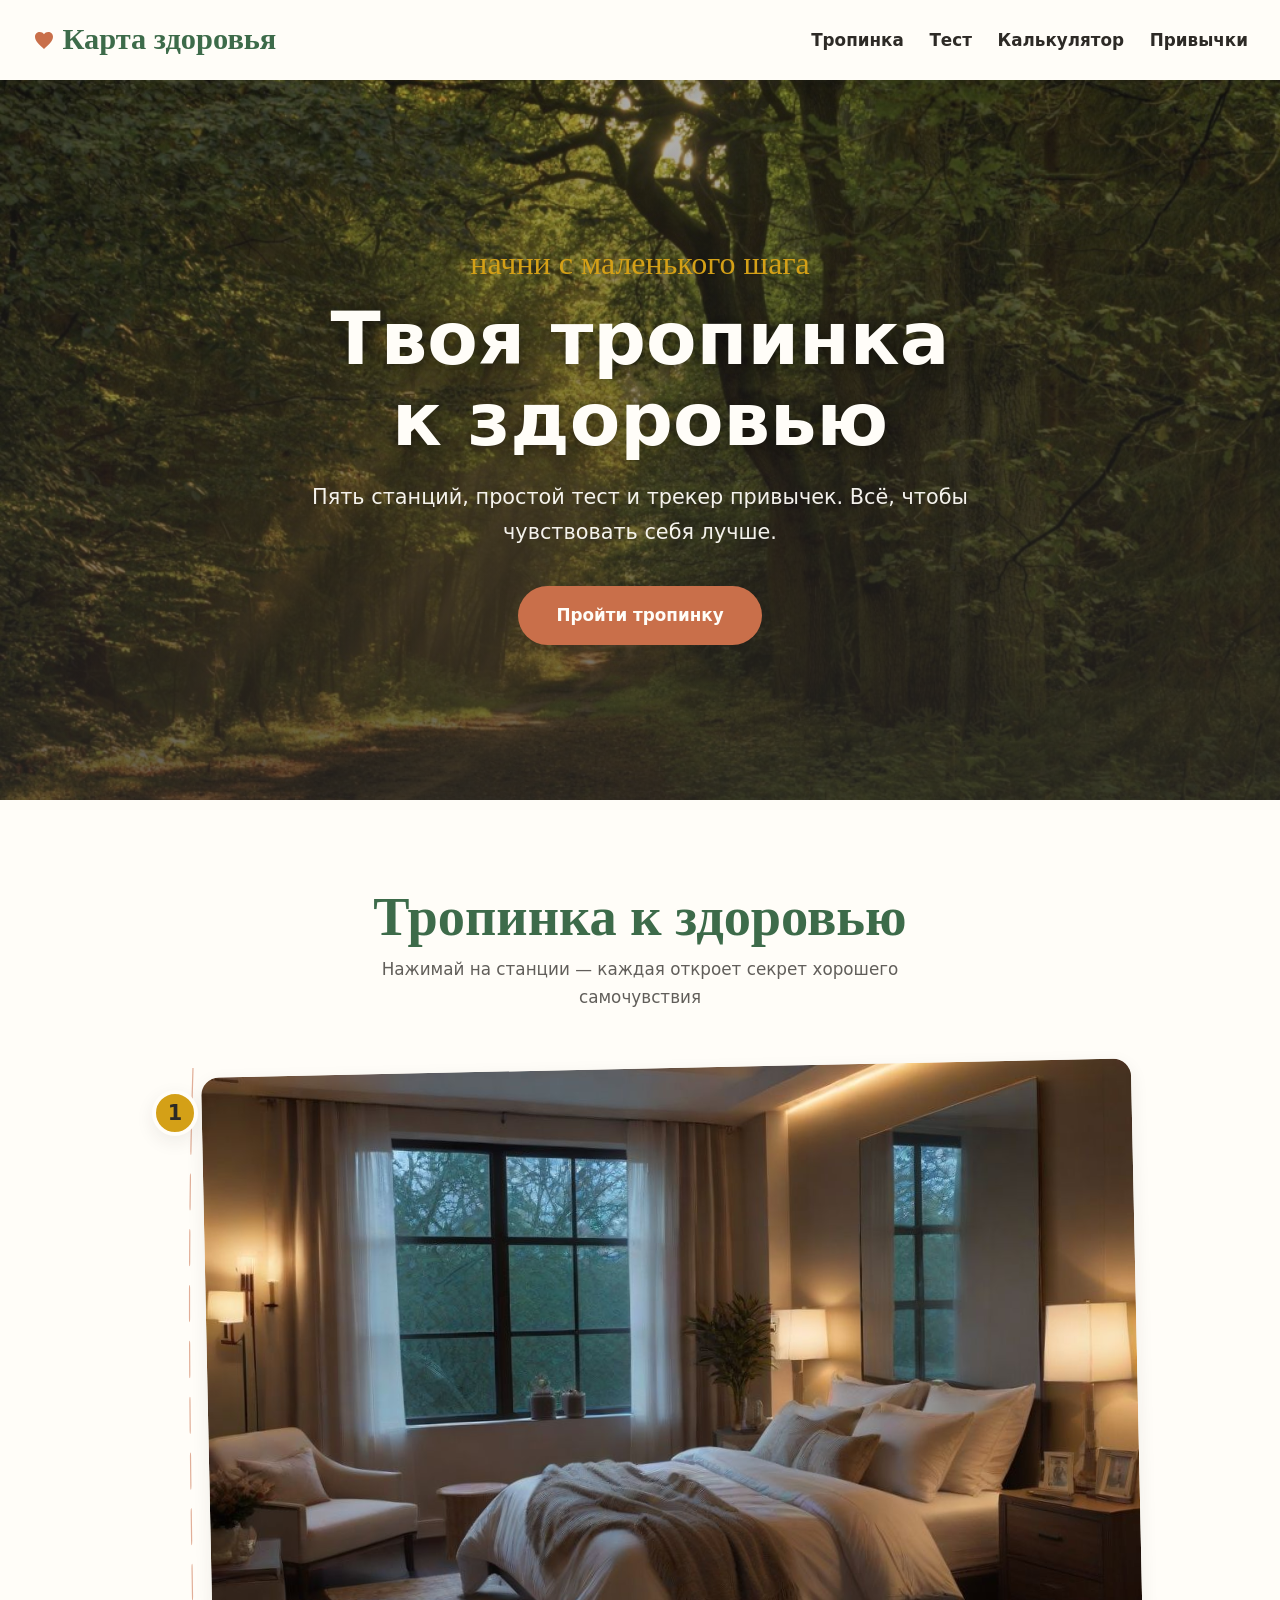
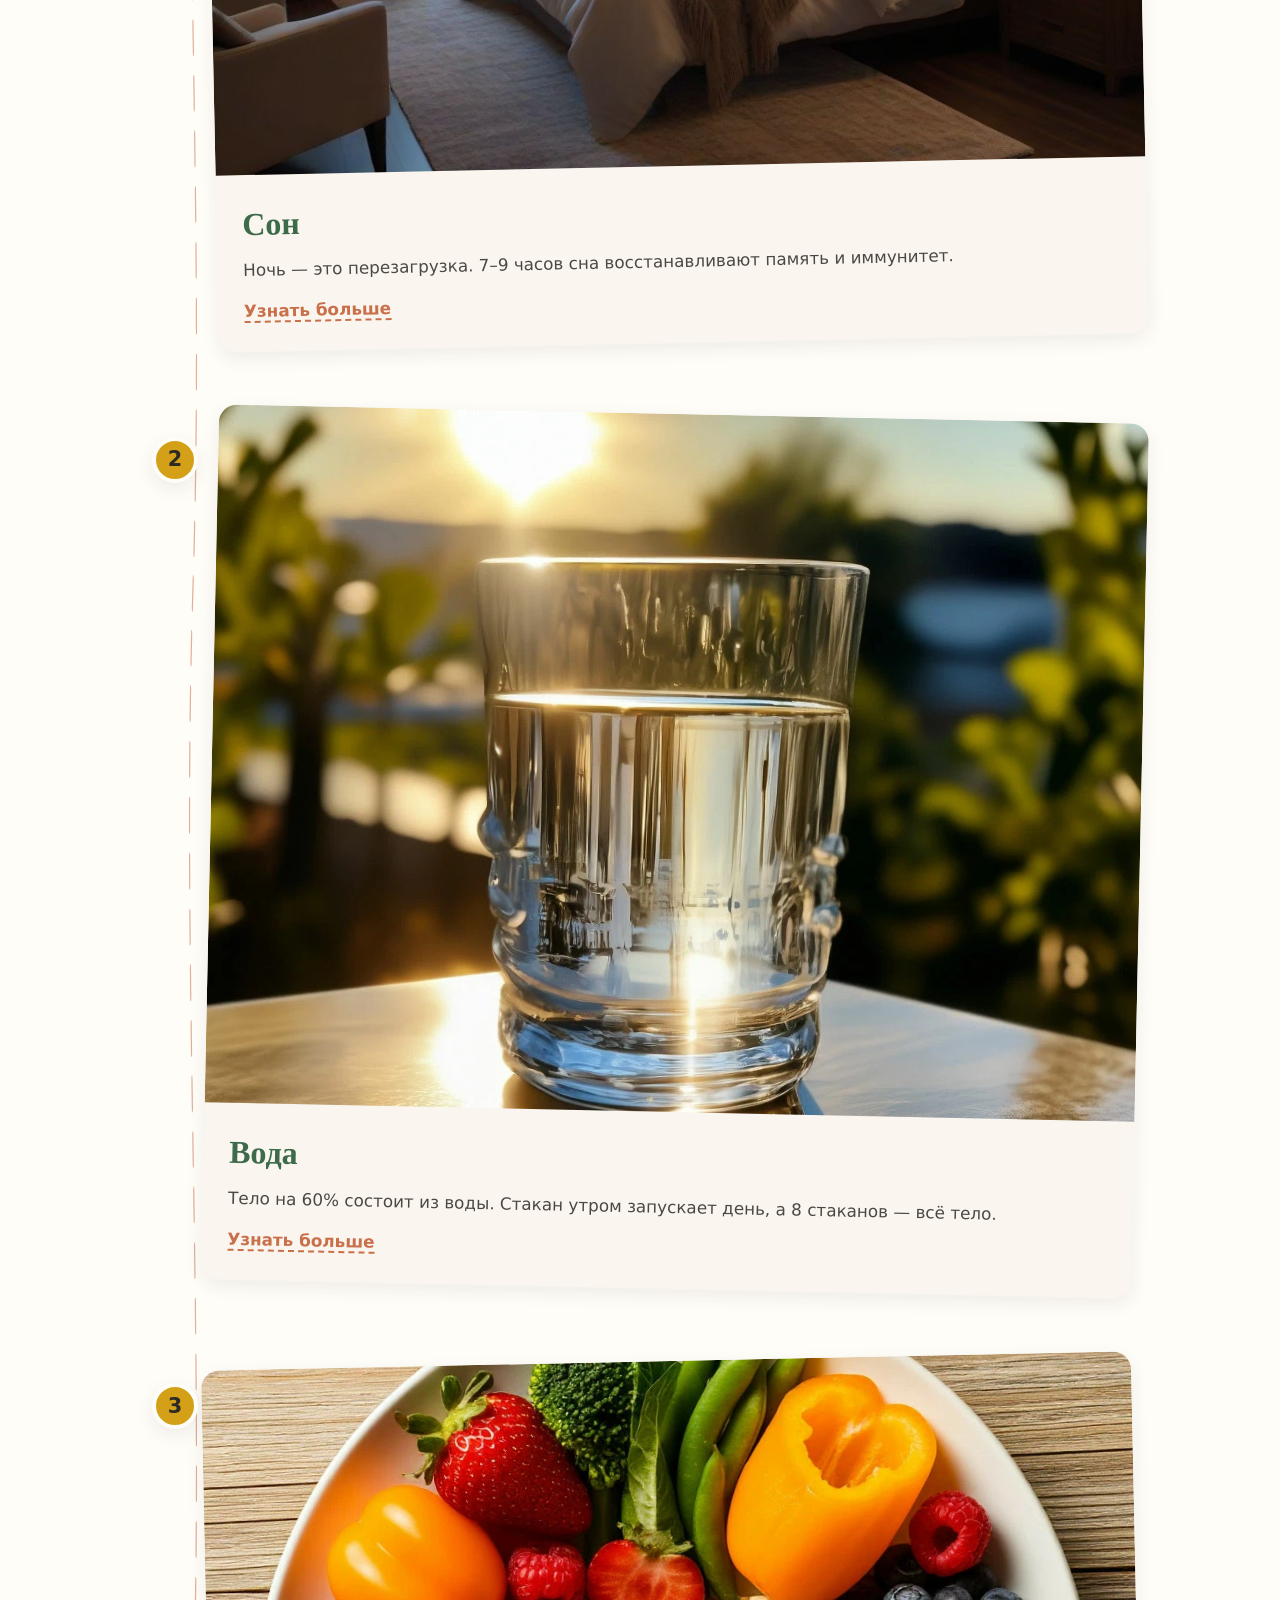
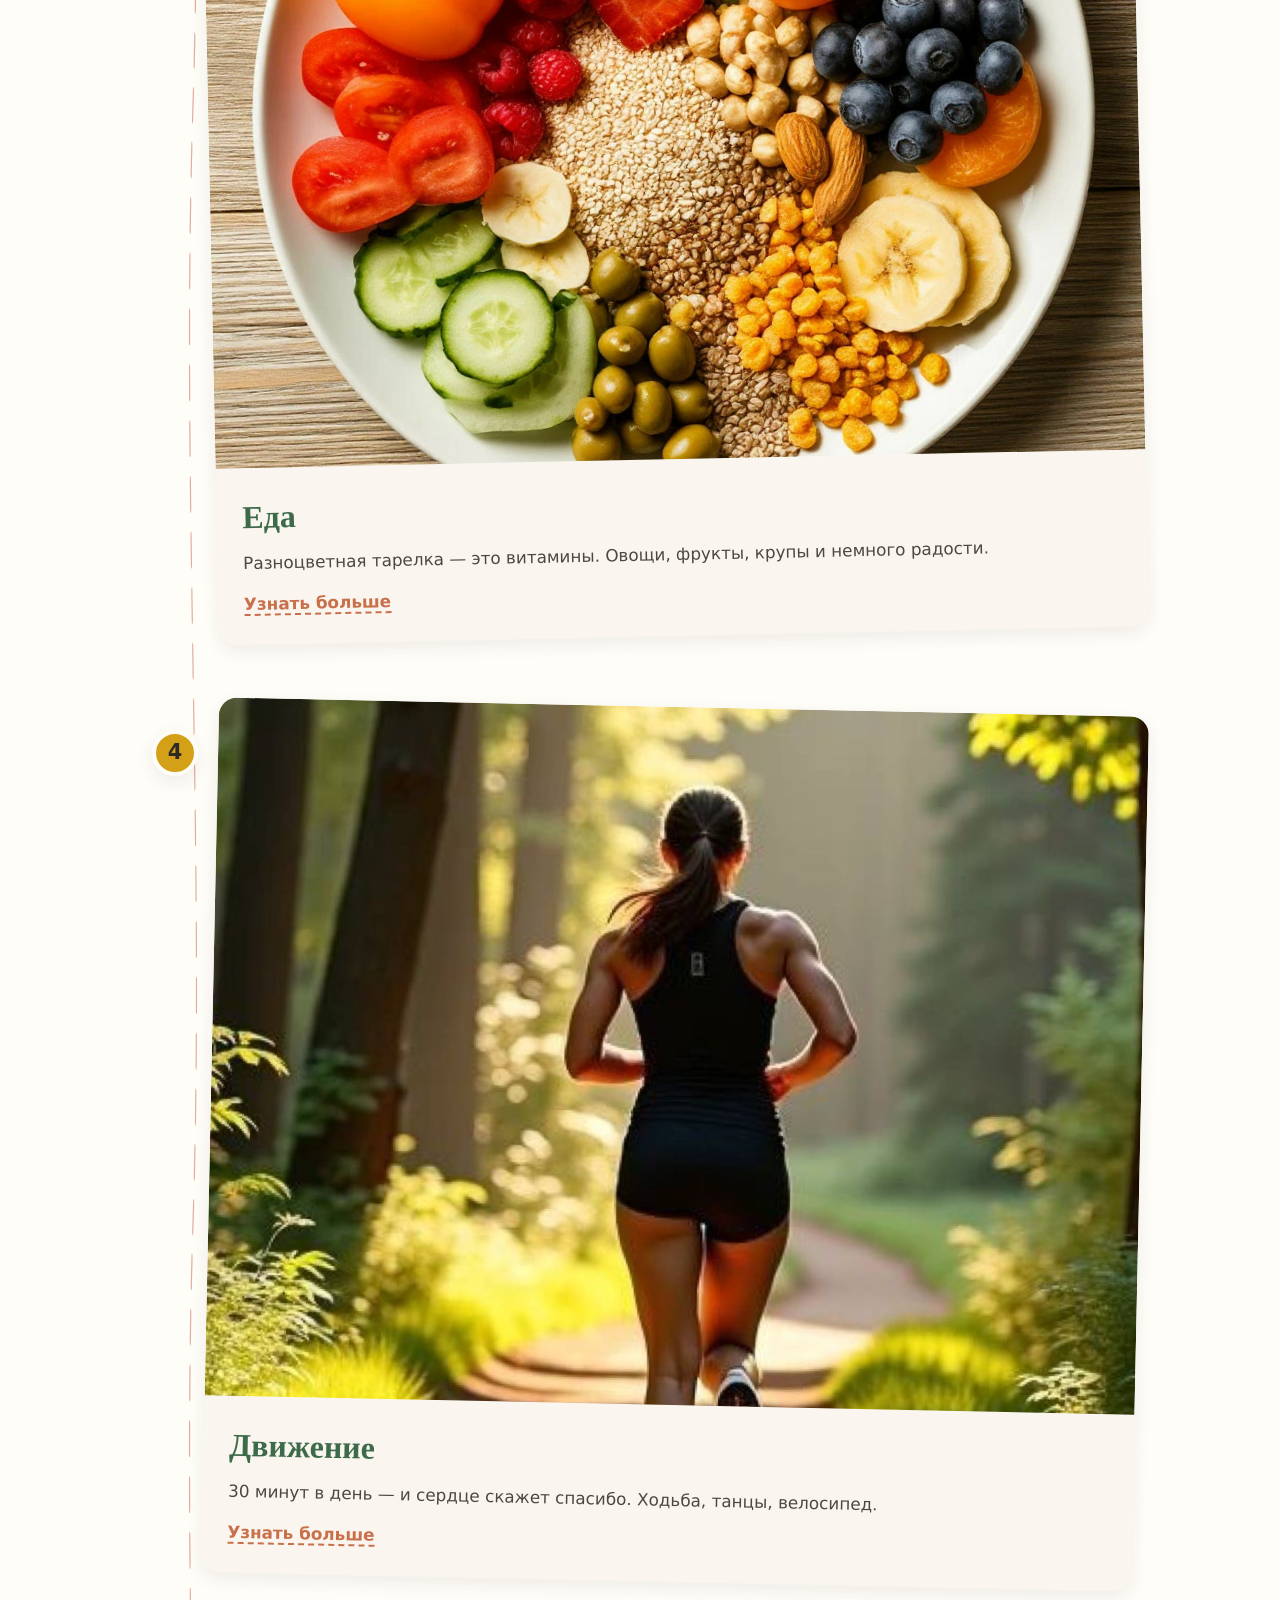
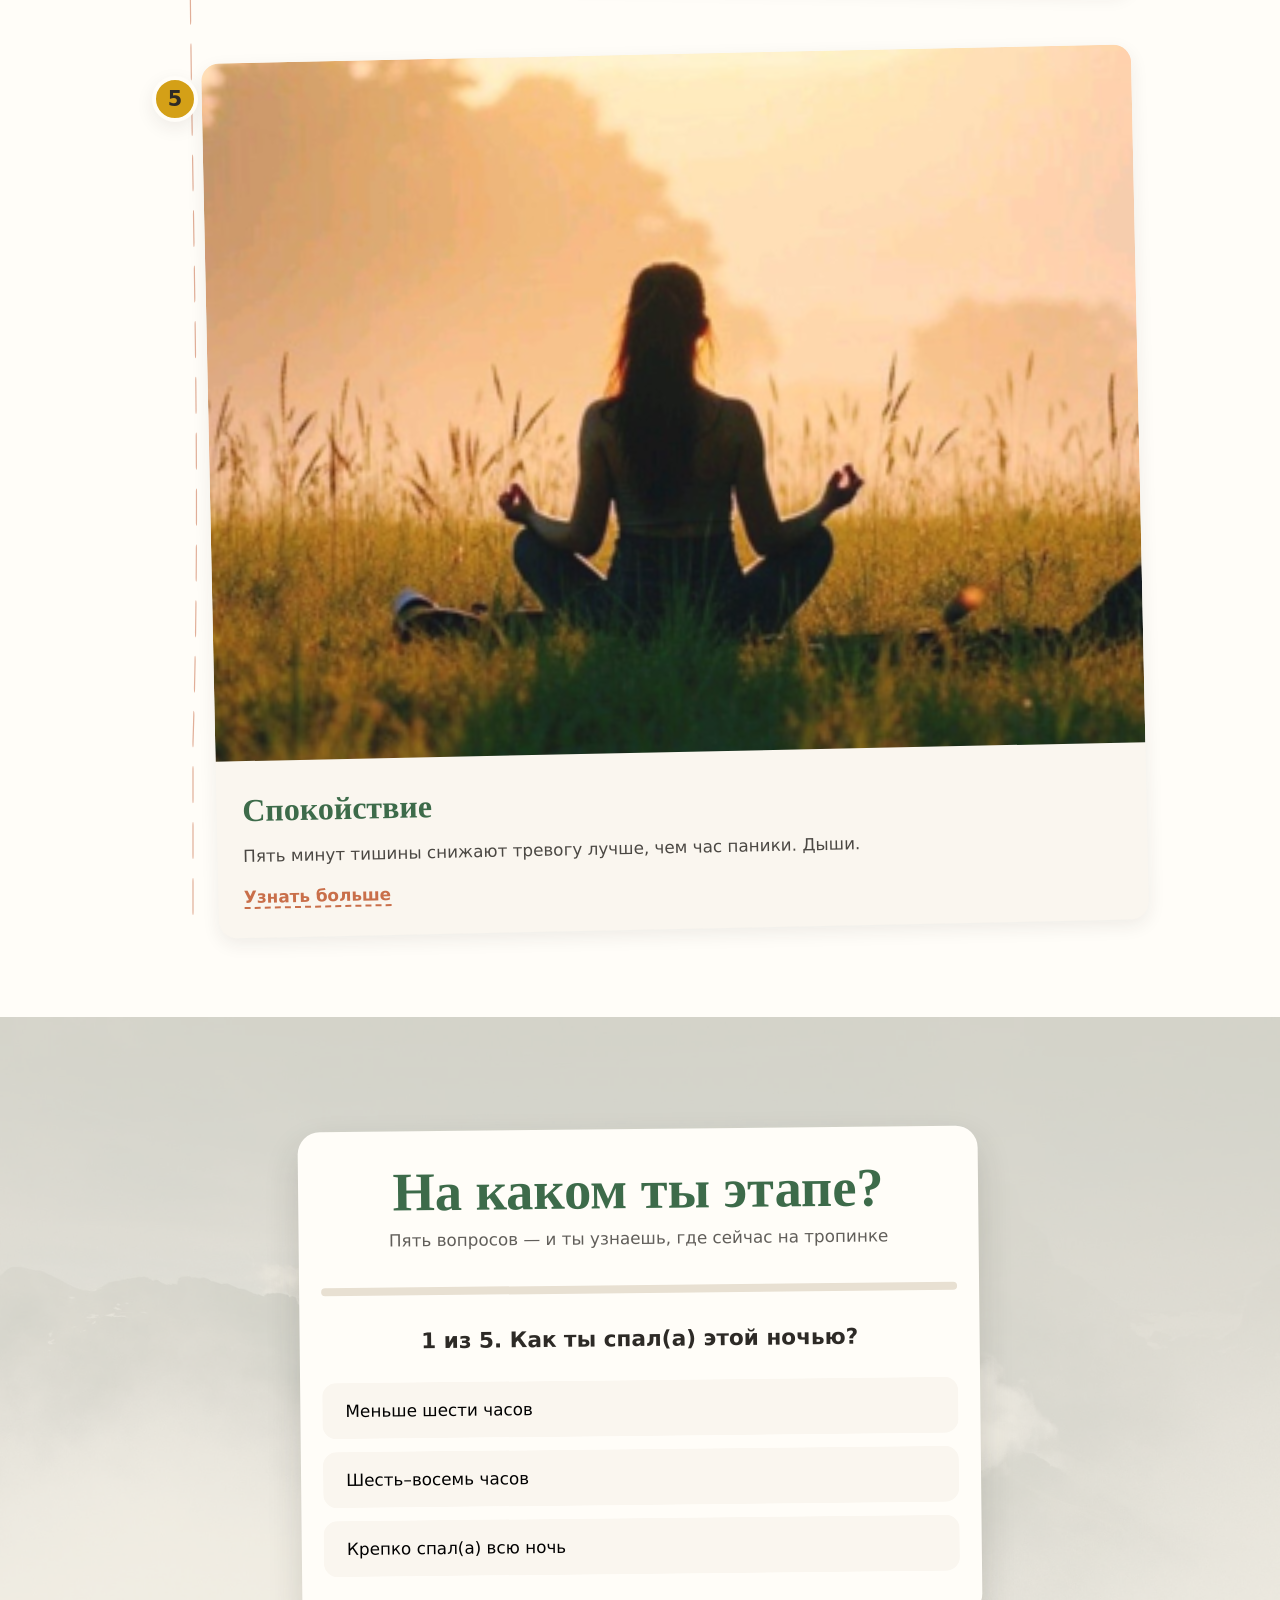
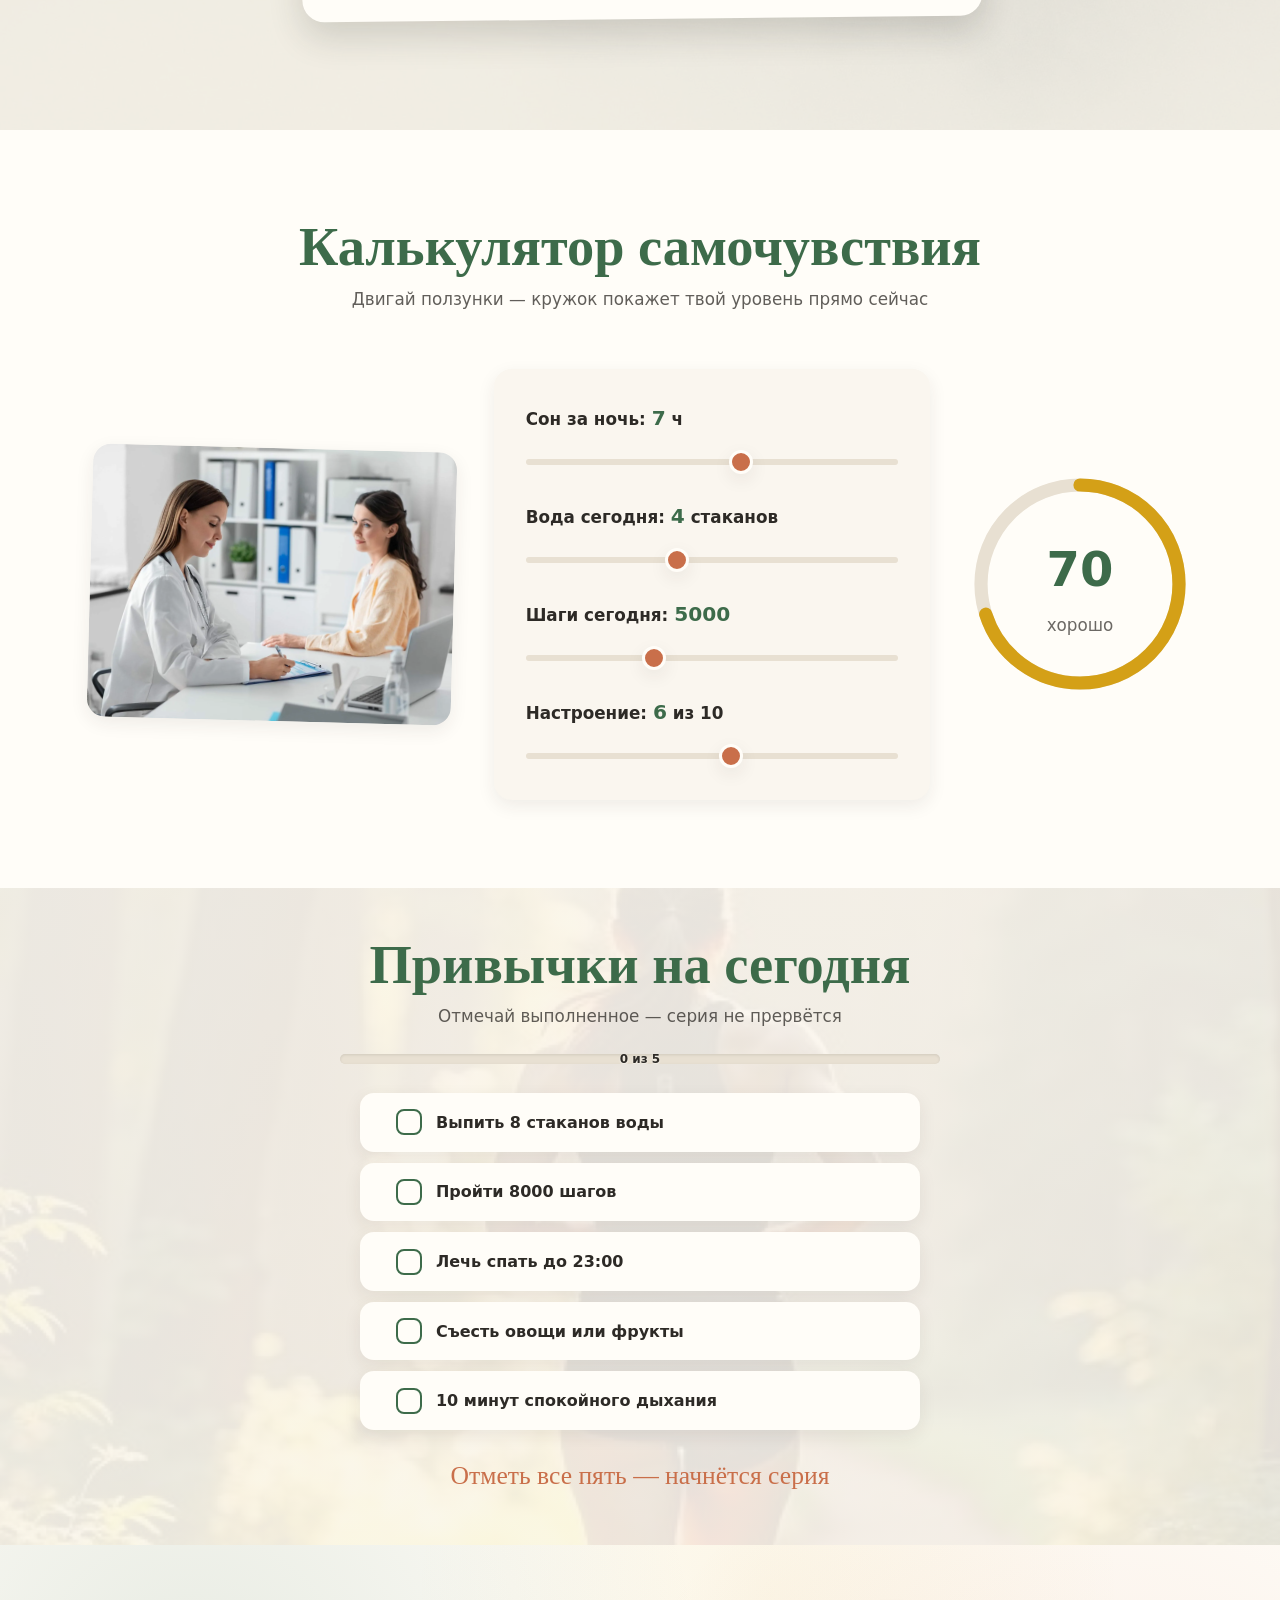
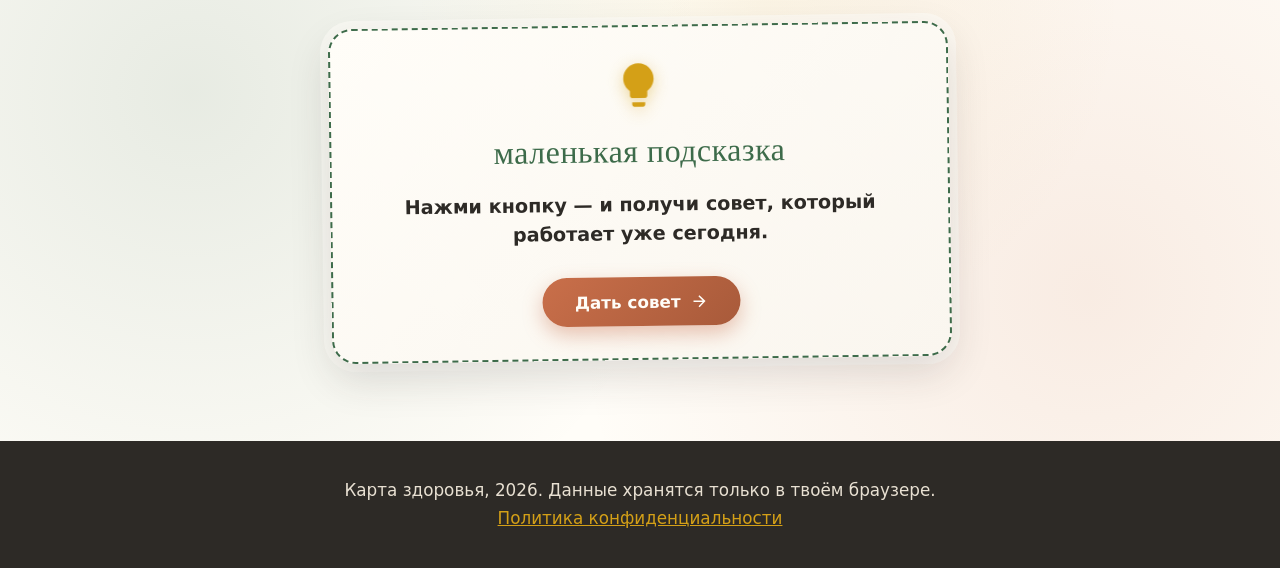
<file: index.html>
<!DOCTYPE html>
<html lang="ru">

<head>
    <meta charset="UTF-8">
    <meta name="viewport" content="width=device-width, initial-scale=1.0">
    <meta name="description" content="Карта здоровья — интерактивный путь к здоровому образу жизни для всей семьи.">
    <meta http-equiv="Content-Security-Policy"
        content="default-src 'self'; style-src 'self' 'unsafe-inline' https://fonts.googleapis.com; font-src https://fonts.gstatic.com; script-src 'self'; img-src 'self' https://images.unsplash.com data:;">
    <meta http-equiv="X-Content-Type-Options" content="nosniff">
    <meta http-equiv="X-Frame-Options" content="DENY">
    <meta http-equiv="Referrer-Policy" content="strict-origin-when-cross-origin">
    <meta http-equiv="Permissions-Policy" content="camera=(), microphone=(), geolocation=(), payment=(), usb=()">

    <title>Карта здоровья — тропинка к балансу</title>
    <link rel="preconnect" href="https://fonts.googleapis.com">
    <link rel="preconnect" href="https://fonts.gstatic.com" crossorigin>
    <link rel="preload" as="image" href="forest.webp">
    <link
        href="https://fonts.googleapis.com/css2?family=Caveat:wght@500;700&family=Nunito:wght@400;600;800&display=swap"
        rel="stylesheet">
    <link rel="stylesheet" href="style.css">
</head>

<body>
    <header class="header">
        <nav class="nav" aria-label="Главная навигация">
            <a href="#hero" class="logo">
                <svg class="logo__mark" viewBox="0 0 24 24" aria-hidden="true">
                    <path
                        d="M12 21C7 16.5 3 13 3 8.8 3 6 5.2 4 7.8 4c1.7 0 3.2.9 4.2 2.3C13 4.9 14.5 4 16.2 4 18.8 4 21 6 21 8.8c0 4.2-4 7.7-9 12.2z"
                        fill="currentColor" />
                </svg>
                Карта здоровья
            </a>
            <ul class="nav__list">
                <li><a href="#path">Тропинка</a></li>
                <li><a href="#test">Тест</a></li>
                <li><a href="#calculator">Калькулятор</a></li>
                <li><a href="#tracker">Привычки</a></li>
            </ul>
        </nav>
    </header>

    <main>
        <section id="hero" class="hero">
            <div class="hero__photo">
                <img src="forest.webp" alt="Солнечная лесная тропа" class="hero__img" fetchpriority="high"
                    decoding="async" width="1920" height="1080">
            </div>
            <div class="hero__content">
                <p class="hero__handwritten">начни с маленького шага</p>
                <h1>Твоя тропинка<br>к здоровью</h1>
                <p class="hero__lead">Пять станций, простой тест и трекер привычек. Всё, чтобы чувствовать себя лучше.
                </p>
                <a href="#path" class="btn btn--primary">Пройти тропинку</a>
            </div>
        </section>

        <section id="path" class="path-section">
            <h2 class="section-title">Тропинка к здоровью</h2>
            <p class="section-subtitle">Нажимай на станции — каждая откроет секрет хорошего самочувствия</p>
            <div class="trail">
                <svg class="trail__line" viewBox="0 0 100 1000" preserveAspectRatio="none" aria-hidden="true">
                    <path class="trail__path"
                        d="M50 0 C30 80 70 160 50 240 C30 320 70 400 50 480 C30 560 70 640 50 720 C30 800 70 880 50 960 L50 1000"
                        fill="none" stroke="currentColor" stroke-width="2" stroke-dasharray="6 6"
                        stroke-linecap="round" />
                </svg>

                <article class="stop stop--left" data-stop="sleep">
                    <div class="stop__marker">1</div>
                    <div class="stop__card">
                        <img src="bedroom.webp" alt="Уютная спальня" loading="lazy" decoding="async" width="800"
                            height="600">
                        <div class="stop__body">
                            <h3>Сон</h3>
                            <p>Ночь — это перезагрузка. 7–9 часов сна восстанавливают память и иммунитет.</p>
                            <span class="stop__hint">Узнать больше</span>
                        </div>
                    </div>
                </article>

                <article class="stop stop--right" data-stop="water">
                    <div class="stop__marker">2</div>
                    <div class="stop__card">
                        <img src="water.webp" alt="Стакан чистой воды" loading="lazy" decoding="async" width="800"
                            height="600">
                        <div class="stop__body">
                            <h3>Вода</h3>
                            <p>Тело на 60% состоит из воды. Стакан утром запускает день, а 8 стаканов — всё тело.</p>
                            <span class="stop__hint">Узнать больше</span>
                        </div>
                    </div>
                </article>

                <article class="stop stop--left" data-stop="food">
                    <div class="stop__marker">3</div>
                    <div class="stop__card">
                        <img src="food.webp" alt="Яркая тарелка с овощами" loading="lazy" decoding="async"
                            width="800" height="600">
                        <div class="stop__body">
                            <h3>Еда</h3>
                            <p>Разноцветная тарелка — это витамины. Овощи, фрукты, крупы и немного радости.</p>
                            <span class="stop__hint">Узнать больше</span>
                        </div>
                    </div>
                </article>

                <article class="stop stop--right" data-stop="move">
                    <div class="stop__marker">4</div>
                    <div class="stop__card">
                        <img src="running.webp" alt="Девушка бежит по парку" loading="lazy" decoding="async"
                            width="800" height="600">
                        <div class="stop__body">
                            <h3>Движение</h3>
                            <p>30 минут в день — и сердце скажет спасибо. Ходьба, танцы, велосипед.</p>
                            <span class="stop__hint">Узнать больше</span>
                        </div>
                    </div>
                </article>

                <article class="stop stop--left" data-stop="mind">
                    <div class="stop__marker">5</div>
                    <div class="stop__card">
                        <img src="meditation.webp" alt="Спокойная медитация на природе" loading="lazy"
                            decoding="async" width="800" height="600">
                        <div class="stop__body">
                            <h3>Спокойствие</h3>
                            <p>Пять минут тишины снижают тревогу лучше, чем час паники. Дыши.</p>
                            <span class="stop__hint">Узнать больше</span>
                        </div>
                    </div>
                </article>
            </div>
        </section>

        <section id="test" class="test-section">
            <div class="test-section__bg">
                <img src="mountain.webp" alt="Горная вершина в тумане" loading="lazy" decoding="async" width="1920"
                    height="1080">
            </div>
            <div class="test-card">
                <h2 class="section-title">На каком ты этапе?</h2>
                <p class="section-subtitle">Пять вопросов — и ты узнаешь, где сейчас на тропинке</p>
                <div class="quiz" id="quiz">
                    <div class="quiz__progress">
                        <div class="quiz__bar" id="quiz-bar"></div>
                    </div>
                    <div class="quiz__screen" id="quiz-screen"></div>
                    <div class="quiz__result" id="quiz-result" hidden></div>
                </div>
            </div>
        </section>

        <section id="calculator" class="calc-section">
            <h2 class="section-title">Калькулятор самочувствия</h2>
            <p class="section-subtitle">Двигай ползунки — кружок покажет твой уровень прямо сейчас</p>
            <div class="calc-layout">
                <div class="calc-photo">
                    <img src="consultation.webp" alt="Показатели здоровья" loading="lazy" decoding="async"
                        width="800" height="600">
                </div>
                <div class="calc-sliders">
                    <div class="slider-group">
                        <label for="sleep-range">Сон за ночь: <b id="sleep-val">7</b> ч</label>
                        <input type="range" id="sleep-range" min="0" max="12" value="7" step="0.5">
                    </div>
                    <div class="slider-group">
                        <label for="water-range">Вода сегодня: <b id="water-val">4</b> стаканов</label>
                        <input type="range" id="water-range" min="0" max="10" value="4">
                    </div>
                    <div class="slider-group">
                        <label for="steps-range">Шаги сегодня: <b id="steps-val">5000</b></label>
                        <input type="range" id="steps-range" min="0" max="15000" value="5000" step="500">
                    </div>
                    <div class="slider-group">
                        <label for="mood-range">Настроение: <b id="mood-val">6</b> из 10</label>
                        <input type="range" id="mood-range" min="1" max="10" value="6">
                    </div>
                </div>
                <div class="calc-dial" id="calc-dial">
                    <svg viewBox="0 0 200 200" aria-hidden="true">
                        <circle cx="100" cy="100" r="90" fill="none" stroke="#e8e0d2" stroke-width="12" />
                        <circle id="dial-arc" cx="100" cy="100" r="90" fill="none" stroke="#3d6b4a" stroke-width="12"
                            stroke-linecap="round" stroke-dasharray="565" stroke-dashoffset="282"
                            transform="rotate(-90 100 100)" />
                    </svg>
                    <div class="calc-dial__center">
                        <span id="dial-score">50</span>
                        <small id="dial-label">средне</small>
                    </div>
                </div>
            </div>
        </section>

        <section id="tracker" class="tracker-section">
            <div class="tracker-section__bg">
                <img src="running.webp" alt="Активность на природе" loading="lazy" decoding="async" width="1920"
                    height="1080">
            </div>
            <div class="tracker-content">
                <h2 class="section-title">Привычки на сегодня</h2>
                <p class="section-subtitle">Отмечай выполненное — серия не прервётся</p>
                <div class="tracker-progress">
                    <div class="tracker-progress__bar" id="tracker-bar"></div>
                    <span class="tracker-progress__text" id="tracker-text">0 из 5</span>
                </div>
                <div class="checklist" id="checklist">
                    <label class="check-item">
                        <input type="checkbox" data-habit="water">
                        <span class="check-item__icon" aria-hidden="true"></span>
                        <span class="check-item__box" aria-hidden="true">
                            <svg viewBox="0 0 24 24">
                                <path d="M4 12l5 5L20 6" fill="none" stroke="currentColor" stroke-width="3"
                                    stroke-linecap="round" stroke-linejoin="round" />
                            </svg>
                        </span>
                        <span class="check-item__text">Выпить 8 стаканов воды</span>
                    </label>
                    <label class="check-item">
                        <input type="checkbox" data-habit="walk">
                        <span class="check-item__icon" aria-hidden="true"></span>
                        <span class="check-item__box" aria-hidden="true">
                            <svg viewBox="0 0 24 24">
                                <path d="M4 12l5 5L20 6" fill="none" stroke="currentColor" stroke-width="3"
                                    stroke-linecap="round" stroke-linejoin="round" />
                            </svg>
                        </span>
                        <span class="check-item__text">Пройти 8000 шагов</span>
                    </label>
                    <label class="check-item">
                        <input type="checkbox" data-habit="sleep">
                        <span class="check-item__icon" aria-hidden="true"></span>
                        <span class="check-item__box" aria-hidden="true">
                            <svg viewBox="0 0 24 24">
                                <path d="M4 12l5 5L20 6" fill="none" stroke="currentColor" stroke-width="3"
                                    stroke-linecap="round" stroke-linejoin="round" />
                            </svg>
                        </span>
                        <span class="check-item__text">Лечь спать до 23:00</span>
                    </label>
                    <label class="check-item">
                        <input type="checkbox" data-habit="veg">
                        <span class="check-item__icon" aria-hidden="true"></span>
                        <span class="check-item__box" aria-hidden="true">
                            <svg viewBox="0 0 24 24">
                                <path d="M4 12l5 5L20 6" fill="none" stroke="currentColor" stroke-width="3"
                                    stroke-linecap="round" stroke-linejoin="round" />
                            </svg>
                        </span>
                        <span class="check-item__text">Съесть овощи или фрукты</span>
                    </label>
                    <label class="check-item">
                        <input type="checkbox" data-habit="calm">
                        <span class="check-item__icon" aria-hidden="true"></span>
                        <span class="check-item__box" aria-hidden="true">
                            <svg viewBox="0 0 24 24">
                                <path d="M4 12l5 5L20 6" fill="none" stroke="currentColor" stroke-width="3"
                                    stroke-linecap="round" stroke-linejoin="round" />
                            </svg>
                        </span>
                        <span class="check-item__text">10 минут спокойного дыхания</span>
                    </label>
                </div>
                <p class="streak" id="streak" aria-live="polite"></p>
            </div>
        </section>

        <section class="tip-section">
            <div class="tip-card">
                <svg class="tip-card__icon" viewBox="0 0 24 24" aria-hidden="true">
                    <path
                        d="M9 21c0 .55.45 1 1 1h4c.55 0 1-.45 1-1v-1H9v1zm3-19C8.14 2 5 5.14 5 9c0 2.38 1.19 4.47 3 5.74V17c0 .55.45 1 1 1h6c.55 0 1-.45 1-1v-2.26c1.81-1.27 3-3.36 3-5.74 0-3.86-3.14-7-7-7z"
                        fill="currentColor" />
                </svg>
                <p class="tip-card__handwritten">маленькая подсказка</p>
                <p id="tip-text" aria-live="polite">Нажми кнопку — и получи совет, который работает уже сегодня.</p>
                <button class="btn btn--primary tip-btn" id="tip-btn">
                    <span>Дать совет</span>
                    <svg viewBox="0 0 24 24" aria-hidden="true">
                        <path d="M12 4l-1.41 1.41L16.17 11H4v2h12.17l-5.58 5.59L12 20l8-8z" fill="currentColor" />
                    </svg>
                </button>
            </div>
        </section>
    </main>

    <div id="modal" class="modal" role="dialog" aria-modal="true" aria-labelledby="modal-title" hidden>
        <div class="modal__content">
            <button class="modal__close" aria-label="Закрыть окно">
                <svg viewBox="0 0 24 24">
                    <path d="M5 5l14 14M19 5L5 19" stroke="currentColor" stroke-width="2.5" stroke-linecap="round" />
                </svg>
            </button>
            <img id="modal-img" alt="" width="800" height="450" decoding="async">
            <h3 id="modal-title"></h3>
            <p id="modal-text"></p>
            <ul id="modal-tips" class="modal__tips"></ul>
        </div>
    </div>

    <footer class="footer">
        <p>Карта здоровья, 2026. Данные хранятся только в твоём браузере.</p>
        <p><a href="privacy.html">Политика конфиденциальности</a></p>
    </footer>

    <script src="script.js" defer></script>
</body>

</html>
</file>
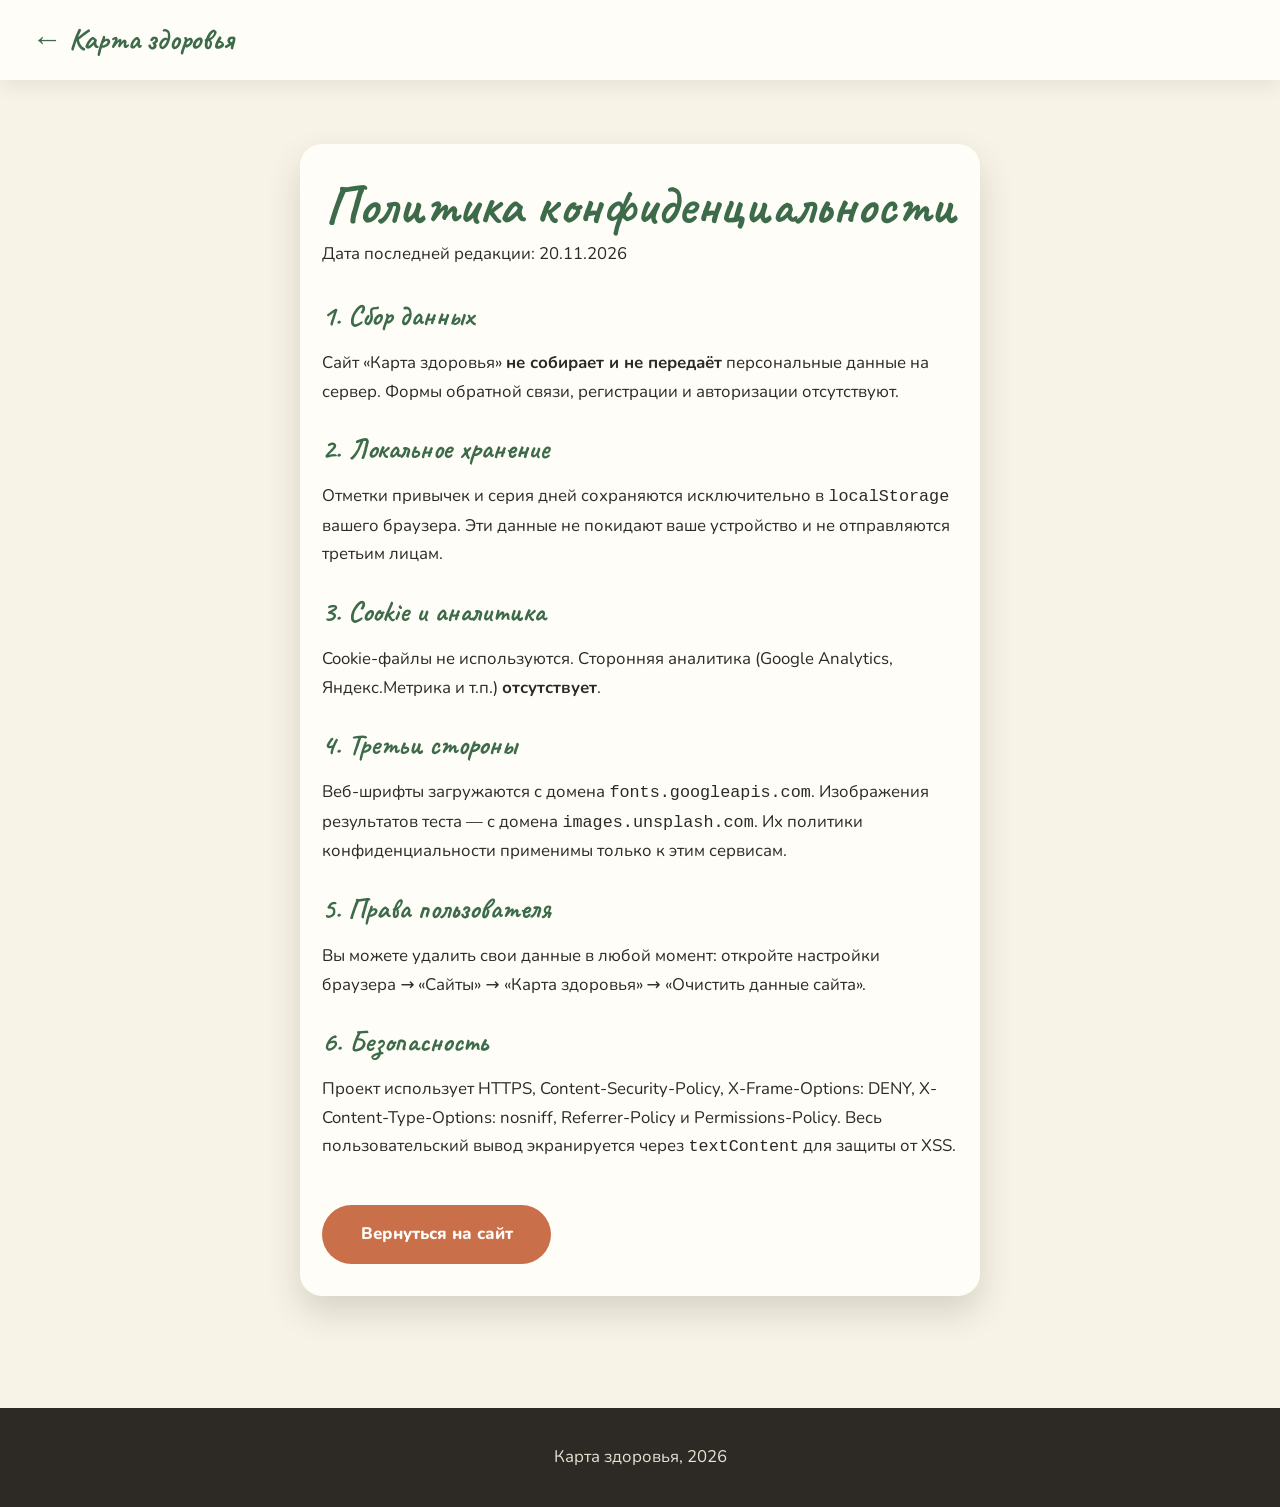
<file: privacy.html>
<!DOCTYPE html>
<html lang="ru">

<head>
    <meta charset="UTF-8">
    <meta name="viewport" content="width=device-width, initial-scale=1.0">
    <meta name="description" content="Политика конфиденциальности проекта Карта здоровья.">
    <meta http-equiv="X-Content-Type-Options" content="nosniff">
    <meta http-equiv="X-Frame-Options" content="DENY">
    <meta http-equiv="Referrer-Policy" content="strict-origin-when-cross-origin">
    <title>Политика конфиденциальности — Карта здоровья</title>
    <link rel="preconnect" href="https://fonts.googleapis.com">
    <link rel="preconnect" href="https://fonts.gstatic.com" crossorigin>
    <link
        href="https://fonts.googleapis.com/css2?family=Caveat:wght@500;700&family=Nunito:wght@400;600;800&display=swap"
        rel="stylesheet">
    <link rel="stylesheet" href="style.css">
</head>

<body>
    <header class="header">
        <nav class="nav" aria-label="Главная навигация">
            <a href="index.html" class="logo">← Карта здоровья</a>
        </nav>
    </header>

    <main>
        <section class="test-section" style="padding-top:4rem">
            <div class="test-card" style="transform:none">
                <h2 class="section-title">Политика конфиденциальности</h2>
                <p class="section-subtitle" style="text-align:left;margin:0 0 1.5rem;opacity:1">Дата последней редакции:
                    20.11.2026</p>

                <h3 style="font-family:var(--hand);color:var(--forest);font-size:1.8rem;margin-bottom:0.5rem">1. Сбор
                    данных</h3>
                <p style="margin-bottom:1.2rem">Сайт «Карта здоровья» <b>не собирает и не передаёт</b> персональные
                    данные на сервер. Формы обратной связи, регистрации и авторизации отсутствуют.</p>

                <h3 style="font-family:var(--hand);color:var(--forest);font-size:1.8rem;margin-bottom:0.5rem">2.
                    Локальное хранение</h3>
                <p style="margin-bottom:1.2rem">Отметки привычек и серия дней сохраняются исключительно в
                    <code>localStorage</code> вашего браузера. Эти данные не покидают ваше устройство и не отправляются
                    третьим лицам.
                </p>

                <h3 style="font-family:var(--hand);color:var(--forest);font-size:1.8rem;margin-bottom:0.5rem">3. Cookie
                    и аналитика</h3>
                <p style="margin-bottom:1.2rem">Cookie-файлы не используются. Сторонняя аналитика (Google Analytics,
                    Яндекс.Метрика и т.п.) <b>отсутствует</b>.</p>

                <h3 style="font-family:var(--hand);color:var(--forest);font-size:1.8rem;margin-bottom:0.5rem">4. Третьи
                    стороны</h3>
                <p style="margin-bottom:1.2rem">Веб-шрифты загружаются с домена <code>fonts.googleapis.com</code>.
                    Изображения результатов теста — с домена <code>images.unsplash.com</code>. Их политики
                    конфиденциальности применимы только к этим сервисам.</p>

                <h3 style="font-family:var(--hand);color:var(--forest);font-size:1.8rem;margin-bottom:0.5rem">5. Права
                    пользователя</h3>
                <p style="margin-bottom:1.2rem">Вы можете удалить свои данные в любой момент: откройте настройки
                    браузера → «Сайты» → «Карта здоровья» → «Очистить данные сайта».</p>

                <h3 style="font-family:var(--hand);color:var(--forest);font-size:1.8rem;margin-bottom:0.5rem">6.
                    Безопасность</h3>
                <p style="margin-bottom:1.2rem">Проект использует HTTPS, Content-Security-Policy, X-Frame-Options: DENY,
                    X-Content-Type-Options: nosniff, Referrer-Policy и Permissions-Policy. Весь пользовательский вывод
                    экранируется через <code>textContent</code> для защиты от XSS.</p>

                <a href="index.html" class="btn btn--primary" style="margin-top:1.5rem">Вернуться на сайт</a>
            </div>
        </section>
    </main>

    <footer class="footer">
        <p>Карта здоровья, 2026</p>
    </footer>
</body>

</html>
</file>
<file: style.css>
:root {
    --cream: #faf6ef;
    --paper: #fffdf8;
    --ink: #2d2a26;
    --forest: #3d6b4a;
    --forest-dark: #2c5238;
    --terra: #c96f4a;
    --mustard: #d4a017;
    --sand: #e8e0d2;
    --shadow-soft: 0 6px 18px rgba(45, 42, 38, 0.08);
    --shadow-lift: 0 16px 34px rgba(45, 42, 38, 0.16);
    --hand: 'Caveat', cursive;
    --body: 'Nunito', system-ui, sans-serif;
}

* {
    margin: 0;
    padding: 0;
    box-sizing: border-box;
}

html {
    scroll-behavior: smooth;
}

body {
    font-family: var(--body);
    background: var(--cream);
    color: var(--ink);
    line-height: 1.7;
    font-size: 1.05rem;
    overflow-x: hidden;
}

.header {
    position: sticky;
    top: 0;
    z-index: 100;
    background: var(--paper);
    box-shadow: var(--shadow-soft);
}

.nav {
    max-width: 1300px;
    margin: 0 auto;
    padding: 0.9rem 2rem;
    display: flex;
    justify-content: space-between;
    align-items: center;
    flex-wrap: wrap;
    gap: 1rem;
}

.logo {
    font-family: var(--hand);
    font-size: 1.9rem;
    font-weight: 700;
    color: var(--forest);
    text-decoration: none;
    display: flex;
    align-items: center;
    gap: 0.4rem;
}

.logo__mark {
    width: 24px;
    height: 24px;
    color: var(--terra);
}

.nav__list {
    list-style: none;
    display: flex;
    gap: 1.6rem;
    flex-wrap: wrap;
}

.nav__list a {
    text-decoration: none;
    color: var(--ink);
    font-weight: 600;
    position: relative;
}

.nav__list a::after {
    content: '';
    position: absolute;
    left: 0;
    bottom: -4px;
    width: 100%;
    height: 2px;
    background: var(--terra);
    border-radius: 2px;
    transform: scaleX(0) rotate(-1deg);
    transform-origin: left;
    transition: transform 0.3s ease;
}

.nav__list a:hover::after,
.nav__list a:focus-visible::after {
    transform: scaleX(1) rotate(-1deg);
}

.hero {
    min-height: 92vh;
    display: flex;
    align-items: center;
    justify-content: center;
    text-align: center;
    padding: 3rem 1.5rem;
    position: relative;
    overflow: hidden;
}

.hero__photo {
    position: absolute;
    inset: 0;
}

.hero__img {
    width: 100%;
    height: 100%;
    object-fit: cover;
    animation: kenBurns 18s ease-in-out infinite alternate;
}

@keyframes kenBurns {
    from {
        transform: scale(1) translate(0, 0);
    }

    to {
        transform: scale(1.12) translate(-1.5%, 1.5%);
    }
}

.hero::after {
    content: '';
    position: absolute;
    inset: 0;
    background: linear-gradient(180deg, rgba(45, 42, 38, 0.35), rgba(45, 42, 38, 0.72));
}

.hero__content {
    position: relative;
    z-index: 2;
    color: var(--paper);
    max-width: 760px;
}

.hero__handwritten {
    font-family: var(--hand);
    font-size: 2rem;
    color: var(--mustard);
    margin-bottom: 0.5rem;
}

.hero h1 {
    font-size: clamp(2.6rem, 7vw, 4.6rem);
    line-height: 1.1;
    font-weight: 800;
    margin-bottom: 1.2rem;
    text-shadow: 0 3px 18px rgba(0, 0, 0, 0.45);
}

.hero__lead {
    font-size: clamp(1.05rem, 2.2vw, 1.3rem);
    margin-bottom: 2.2rem;
    opacity: 0.95;
}

.btn {
    display: inline-block;
    padding: 0.95rem 2.4rem;
    border-radius: 40px;
    font-family: var(--body);
    font-weight: 800;
    font-size: 1.05rem;
    text-decoration: none;
    cursor: pointer;
    border: none;
    transition: transform 0.25s ease, box-shadow 0.25s ease;
}

.btn--primary {
    background: var(--terra);
    color: var(--paper);
}

.btn--primary:hover {
    transform: translateY(-3px) rotate(-1deg);
    box-shadow: 0 12px 26px rgba(201, 111, 74, 0.4);
}

.btn--secondary {
    background: var(--forest);
    color: var(--paper);
}

.btn--secondary:hover {
    transform: translateY(-3px);
    box-shadow: 0 12px 26px rgba(61, 107, 74, 0.35);
}

section {
    padding: 5.5rem 1.5rem;
}

.section-title {
    font-family: var(--hand);
    font-size: clamp(2.4rem, 5vw, 3.4rem);
    color: var(--forest);
    text-align: center;
    line-height: 1.1;
    margin-bottom: 0.4rem;
}

.section-subtitle {
    text-align: center;
    max-width: 640px;
    margin: 0 auto 3.5rem;
    opacity: 0.75;
}

.path-section {
    background: var(--paper);
}

.trail {
    max-width: 1000px;
    margin: 0 auto;
    position: relative;
    display: flex;
    flex-direction: column;
    gap: 4.5rem;
}

.trail__line {
    position: absolute;
    top: 0;
    bottom: 0;
    left: 50%;
    transform: translateX(-50%);
    width: 120px;
    height: 100%;
    color: var(--terra);
    opacity: 0.55;
}

.trail__path {
    stroke-dasharray: 6 6;
    stroke-dashoffset: 1000;
    animation: drawTrail 4s ease forwards;
}

@keyframes drawTrail {
    to {
        stroke-dashoffset: 0;
    }
}

.stop {
    width: 44%;
    position: relative;
    opacity: 0;
    transform: translateY(40px);
    transition: opacity 0.7s ease, transform 0.7s ease;
}

.stop.visible {
    opacity: 1;
    transform: translateY(0);
}

.stop--left {
    align-self: flex-start;
}

.stop--right {
    align-self: flex-end;
}

.stop__marker {
    position: absolute;
    top: 1.4rem;
    width: 46px;
    height: 46px;
    border-radius: 50%;
    background: var(--mustard);
    color: var(--ink);
    font-weight: 800;
    font-size: 1.3rem;
    display: flex;
    align-items: center;
    justify-content: center;
    border: 4px solid var(--paper);
    box-shadow: var(--shadow-soft);
    z-index: 2;
}

.stop--left .stop__marker {
    right: -14.5%;
}

.stop--right .stop__marker {
    left: -14.5%;
}

.stop__card {
    background: var(--cream);
    border-radius: 18px;
    overflow: hidden;
    box-shadow: var(--shadow-soft);
    cursor: pointer;
    transition: transform 0.3s ease, box-shadow 0.3s ease;
}

.stop--left .stop__card {
    transform: rotate(-1.2deg);
}

.stop--right .stop__card {
    transform: rotate(1.2deg);
}

.stop__card:hover {
    transform: rotate(0deg) translateY(-8px) scale(1.02);
    box-shadow: var(--shadow-lift);
}

.stop__card img,
.calc-photo img,
.test-section__bg img {
    width: 100%;
    height: auto;
    aspect-ratio: 4 / 3;
    object-fit: cover;
    display: block;
    background-color: var(--sand);
    transition: transform 0.6s ease;
}

.stop__card:hover img {
    transform: scale(1.06);
}

.stop__body {
    padding: 1.4rem 1.6rem 1.6rem;
}

.stop__body h3 {
    font-family: var(--hand);
    font-size: 2rem;
    color: var(--forest);
    margin-bottom: 0.3rem;
}

.stop__body p {
    opacity: 0.85;
    margin-bottom: 0.8rem;
}

.stop__hint {
    font-weight: 800;
    color: var(--terra);
    border-bottom: 2px dashed var(--terra);
    cursor: pointer;
}

.test-section {
    position: relative;
    padding: 7rem 1.5rem;
    display: flex;
    justify-content: center;
    align-items: center;
}

.test-section__bg {
    position: absolute;
    inset: 0;
}

.test-section__bg img {
    aspect-ratio: 16 / 9;
    height: 100%;
}

.test-section::after {
    content: '';
    position: absolute;
    inset: 0;
    background: rgba(247, 243, 229, 0.85);
}

.test-card {
    position: relative;
    z-index: 2;
    background: var(--paper);
    border-radius: 22px;
    padding: 3rem 2.5rem;
    max-width: 680px;
    width: 100%;
    box-shadow: var(--shadow-lift);
    transform: rotate(-0.6deg);
}

.test-card .section-title {
    margin-bottom: 0.2rem;
}

.test-card .section-subtitle {
    margin-bottom: 2rem;
}

.quiz__progress {
    height: 8px;
    background: var(--sand);
    border-radius: 8px;
    overflow: hidden;
    margin-bottom: 1.8rem;
}

.quiz__bar {
    height: 100%;
    width: 0%;
    background: linear-gradient(90deg, var(--forest), var(--mustard));
    border-radius: 8px;
    transition: width 0.5s ease;
}

.quiz__q-title {
    font-size: 1.35rem;
    font-weight: 800;
    margin-bottom: 1.4rem;
    text-align: center;
}

.quiz__option {
    display: block;
    width: 100%;
    text-align: left;
    font-family: var(--body);
    font-size: 1.05rem;
    padding: 1rem 1.3rem;
    margin-bottom: 0.8rem;
    background: var(--cream);
    border: 2px solid transparent;
    border-radius: 14px;
    cursor: pointer;
    transition: all 0.25s ease;
}

.quiz__option:hover {
    border-color: var(--forest);
    transform: translateX(6px);
    background: #f0f5ee;
}

.quiz__result {
    text-align: center;
}

.quiz__result h3 {
    font-family: var(--hand);
    font-size: 2.4rem;
    color: var(--forest);
    margin-bottom: 0.6rem;
}

.quiz__result p {
    margin-bottom: 1.6rem;
    opacity: 0.85;
}

.quiz__result img {
    width: 100%;
    aspect-ratio: 16/9;
    object-fit: cover;
    border-radius: 16px;
    margin-bottom: 1.4rem;
}

.calc-section {
    background: var(--paper);
}

.calc-layout {
    max-width: 1100px;
    margin: 0 auto;
    display: grid;
    grid-template-columns: 1fr 1.2fr auto;
    gap: 2.5rem;
    align-items: center;
}

.calc-photo img {
    border-radius: 18px;
    box-shadow: var(--shadow-soft);
    transform: rotate(1.5deg);
}

.calc-sliders {
    background: var(--cream);
    padding: 2rem;
    border-radius: 18px;
    box-shadow: var(--shadow-soft);
}

.slider-group {
    margin-bottom: 1.6rem;
}

.slider-group:last-child {
    margin-bottom: 0;
}

.slider-group label {
    display: block;
    font-weight: 600;
    margin-bottom: 0.6rem;
}

.slider-group b {
    color: var(--forest);
    font-size: 1.2em;
}

.slider-group input[type="range"] {
    width: 100%;
    height: 6px;
    border-radius: 6px;
    background: var(--sand);
    outline: none;
    -webkit-appearance: none;
    cursor: pointer;
}

.slider-group input[type="range"]::-webkit-slider-thumb {
    -webkit-appearance: none;
    width: 24px;
    height: 24px;
    border-radius: 50%;
    background: var(--terra);
    border: 3px solid var(--paper);
    box-shadow: var(--shadow-soft);
    transition: transform 0.2s;
}

.slider-group input[type="range"]::-webkit-slider-thumb:hover {
    transform: scale(1.25);
}

.slider-group input[type="range"]::-moz-range-thumb {
    width: 20px;
    height: 20px;
    border-radius: 50%;
    background: var(--terra);
    border: 3px solid var(--paper);
    cursor: pointer;
}

.calc-dial {
    position: relative;
    width: 220px;
    height: 220px;
}

.calc-dial svg {
    width: 100%;
    height: 100%;
}

#dial-arc {
    transition: stroke-dashoffset 0.6s ease, stroke 0.6s ease;
}

.calc-dial__center {
    position: absolute;
    inset: 0;
    display: flex;
    flex-direction: column;
    align-items: center;
    justify-content: center;
}

.calc-dial__center span {
    font-size: 3rem;
    font-weight: 800;
    color: var(--forest);
}

.calc-dial__center small {
    font-size: 1.05rem;
    opacity: 0.7;
}

.tracker-section {
    position: relative;
    padding: 4rem 1.5rem;
    overflow: hidden;
}

.tracker-section__bg {
    position: absolute;
    inset: 0;
    z-index: 0;
}

.tracker-section__bg img {
    width: 100%;
    height: 100%;
    object-fit: cover;
    aspect-ratio: 21 / 9;
    filter: saturate(1.1) contrast(1.05);
}

.tracker-section::after {
    content: '';
    position: absolute;
    inset: 0;
    z-index: 1;
    background: linear-gradient(135deg, rgba(250, 246, 239, 0.94) 0%, rgba(250, 246, 239, 0.9) 100%);
}

.tracker-content {
    position: relative;
    z-index: 2;
    max-width: 600px;
    margin: 0 auto;
}

.tracker-content .section-subtitle {
    margin-bottom: 1.5rem;
}

.tracker-progress {
    position: relative;
    height: 10px;
    background: var(--sand);
    border-radius: 10px;
    overflow: hidden;
    margin-bottom: 1.8rem;
    box-shadow: inset 0 1px 3px rgba(0, 0, 0, 0.1);
}

.tracker-progress__bar {
    height: 100%;
    width: 0%;
    background: linear-gradient(90deg, var(--forest), var(--mustard));
    border-radius: 10px;
    transition: width 0.6s cubic-bezier(0.4, 0, 0.2, 1);
}

.tracker-progress__text {
    position: absolute;
    top: 50%;
    left: 50%;
    transform: translate(-50%, -50%);
    font-weight: 800;
    font-size: 0.75rem;
    color: var(--ink);
    text-shadow: 0 1px 2px rgba(255, 255, 255, 0.8);
    z-index: 2;
}

.checklist {
    max-width: 560px;
    margin: 0 auto;
    display: flex;
    flex-direction: column;
    gap: 0.7rem;
}

.check-item {
    display: flex;
    align-items: center;
    gap: 0.9rem;
    background: var(--paper);
    padding: 0.85rem 1.2rem;
    border-radius: 14px;
    box-shadow: var(--shadow-soft);
    cursor: pointer;
    transition: transform 0.25s ease, box-shadow 0.25s ease;
    font-size: 1rem;
    font-weight: 600;
    border: 2px solid transparent;
    opacity: 0;
    transform: translateY(20px);
    animation: slideIn 0.5s ease forwards;
}

.check-item:nth-child(1) {
    animation-delay: 0.1s;
}

.check-item:nth-child(2) {
    animation-delay: 0.2s;
}

.check-item:nth-child(3) {
    animation-delay: 0.3s;
}

.check-item:nth-child(4) {
    animation-delay: 0.4s;
}

.check-item:nth-child(5) {
    animation-delay: 0.5s;
}

@keyframes slideIn {
    to {
        opacity: 1;
        transform: translateY(0);
    }
}

.check-item:hover {
    transform: translateY(-2px) scale(1.01);
    box-shadow: var(--shadow-lift);
    border-color: var(--forest);
}

.check-item input {
    position: absolute;
    opacity: 0;
    pointer-events: none;
}

.check-item__icon {
    font-size: 1.4rem;
    flex-shrink: 0;
    filter: grayscale(0.3);
    transition: transform 0.3s ease, filter 0.3s ease;
}

.check-item:hover .check-item__icon {
    transform: scale(1.15);
    filter: grayscale(0);
}

.check-item__box {
    width: 26px;
    height: 26px;
    flex-shrink: 0;
    border: 2.5px solid var(--forest);
    border-radius: 8px;
    display: flex;
    align-items: center;
    justify-content: center;
    color: var(--paper);
    transition: background 0.25s ease, transform 0.25s ease;
}

.check-item__box svg {
    width: 15px;
    height: 15px;
    opacity: 0;
    transition: opacity 0.2s;
}

.check-item input:checked~.check-item__box {
    background: var(--forest);
    transform: scale(1.1);
}

.check-item input:checked~.check-item__box svg {
    opacity: 1;
}

.check-item input:checked~.check-item__text {
    text-decoration: line-through;
    opacity: 0.6;
}

.check-item input:checked~.check-item__icon {
    filter: grayscale(0) brightness(1.1);
}

.check-item input:focus-visible~.check-item__box {
    outline: 3px solid var(--mustard);
    outline-offset: 2px;
}

.streak {
    text-align: center;
    margin-top: 1.5rem;
    font-family: var(--hand);
    font-size: 1.6rem;
    color: var(--terra);
    opacity: 0;
    animation: fadeIn 0.8s ease 0.6s forwards;
}

@keyframes fadeIn {
    to {
        opacity: 1;
    }
}

.tip-section {
    position: relative;
    padding: 5rem 1.5rem;
    display: flex;
    justify-content: center;
    align-items: center;
    background: var(--paper);
    overflow: hidden;
}

.tip-section::before {
    content: '';
    position: absolute;
    inset: 0;
    background:
        radial-gradient(circle at 15% 30%, rgba(61, 107, 74, 0.12) 0%, transparent 45%),
        radial-gradient(circle at 85% 70%, rgba(201, 111, 74, 0.12) 0%, transparent 45%),
        radial-gradient(circle at 60% 10%, rgba(212, 160, 23, 0.08) 0%, transparent 40%);
    pointer-events: none;
}

.tip-card {
    position: relative;
    z-index: 2;
    max-width: 620px;
    width: 100%;
    margin: 0 auto;
    background: linear-gradient(145deg, #fffdf8 0%, #faf6ef 100%);
    border: 2.5px dashed var(--forest);
    border-radius: 24px;
    padding: 2.5rem 2.2rem 2.2rem;
    text-align: center;
    transform: rotate(-0.8deg) translateY(30px);
    box-shadow: 0 16px 40px rgba(45, 42, 38, 0.15), 0 0 0 8px rgba(255, 253, 248, 0.6);
    opacity: 0;
    transition: opacity 0.8s ease, transform 0.8s ease, box-shadow 0.3s ease;
}

.tip-card.visible {
    opacity: 1;
    transform: rotate(-0.8deg) translateY(0);
}

.tip-card:hover {
    box-shadow: 0 22px 50px rgba(45, 42, 38, 0.22), 0 0 0 8px rgba(255, 253, 248, 0.8);
}

.tip-card__icon {
    width: 52px;
    height: 52px;
    color: var(--mustard);
    margin: 0 auto 0.8rem;
    display: block;
    filter: drop-shadow(0 4px 8px rgba(212, 160, 23, 0.4));
    animation: bulbPulse 3s ease-in-out infinite;
}

@keyframes bulbPulse {

    0%,
    100% {
        transform: scale(1);
        filter: drop-shadow(0 4px 8px rgba(212, 160, 23, 0.4));
    }

    50% {
        transform: scale(1.08);
        filter: drop-shadow(0 6px 14px rgba(212, 160, 23, 0.6));
    }
}

.tip-card__handwritten {
    font-family: var(--hand);
    font-size: 2rem;
    color: var(--forest);
    margin-bottom: 0.8rem;
    letter-spacing: 0.5px;
}

#tip-text {
    font-size: 1.2rem;
    margin-bottom: 1.8rem;
    min-height: 3rem;
    color: var(--ink);
    font-weight: 600;
    line-height: 1.5;
    transition: opacity 0.3s ease, transform 0.3s ease;
}

.tip-btn {
    display: inline-flex;
    align-items: center;
    gap: 0.6rem;
    background: linear-gradient(135deg, var(--terra) 0%, #a85a3a 100%);
    color: var(--paper);
    padding: 0.9rem 2rem;
    border-radius: 50px;
    font-family: var(--body);
    font-weight: 800;
    font-size: 1.05rem;
    border: none;
    cursor: pointer;
    box-shadow: 0 8px 20px rgba(201, 111, 74, 0.4);
    transition: transform 0.3s ease, box-shadow 0.3s ease;
    position: relative;
    overflow: hidden;
}

.tip-btn::before {
    content: '';
    position: absolute;
    inset: 0;
    background: linear-gradient(135deg, rgba(255, 255, 255, 0.25), transparent);
    opacity: 0;
    transition: opacity 0.3s ease;
}

.tip-btn:hover {
    transform: translateY(-3px) scale(1.03);
    box-shadow: 0 12px 28px rgba(201, 111, 74, 0.55);
}

.tip-btn:hover::before {
    opacity: 1;
}

.tip-btn:active {
    transform: translateY(-1px) scale(1.01);
}

.tip-btn svg {
    width: 18px;
    height: 18px;
    transition: transform 0.3s ease;
}

.tip-btn:hover svg {
    transform: translateX(4px);
}

.modal {
    position: fixed;
    inset: 0;
    z-index: 200;
    background: rgba(110, 88, 51, 0.7);
    display: flex;
    align-items: center;
    justify-content: center;
    padding: 1.5rem;
}

.modal[hidden] {
    display: none;
}

.modal__content {
    background: var(--paper);
    border-radius: 22px;
    max-width: 560px;
    width: 100%;
    max-height: 88vh;
    overflow-y: auto;
    padding: 2.2rem;
    position: relative;
    animation: modalIn 0.35s ease;
}

@keyframes modalIn {
    from {
        transform: translateY(40px) rotate(-2deg);
        opacity: 0;
    }

    to {
        transform: translateY(0) rotate(0);
        opacity: 1;
    }
}

.modal__close {
    position: absolute;
    top: 1rem;
    right: 1rem;
    width: 42px;
    height: 42px;
    border-radius: 50%;
    border: none;
    background: var(--sand);
    color: var(--ink);
    cursor: pointer;
    display: flex;
    align-items: center;
    justify-content: center;
    transition: background 0.2s;
}

.modal__close:hover {
    background: var(--terra);
    color: var(--paper);
}

.modal__close svg {
    width: 18px;
    height: 18px;
}

.modal__content img {
    width: 100%;
    max-height: 240px;        
    aspect-ratio: 16 / 9;
    object-fit: cover;
    object-position: center;  
    border-radius: 16px;
    margin-bottom: 1.4rem;
    background-color: var(--sand);
}

.modal__content h3 {
    font-family: var(--hand);
    font-size: 2.4rem;
    color: var(--forest);
    margin-bottom: 0.6rem;
}

.modal__tips {
    margin-top: 1.2rem;
    padding-left: 1.3rem;
}

.modal__tips li {
    margin-bottom: 0.5rem;
}

.footer {
    background: var(--ink);
    color: var(--sand);
    text-align: center;
    padding: 2.2rem 1.5rem;
}

.footer a {
    color: var(--mustard);
}

@media (max-width: 900px) {
    .calc-layout {
        grid-template-columns: 1fr;
        justify-items: center;
    }

    .calc-photo img {
        transform: rotate(0);
        height: 240px;
    }

    .calc-sliders {
        width: 100%;
        max-width: 520px;
    }
}

@media (max-width: 767px) {
    .modal__content img {
        max-height: 180px;
    }
}

    .trail__line {
        left: 23px;
        transform: none;
        width: 60px;
    }

    .stop,
    .stop--left,
    .stop--right {
        width: calc(100% - 70px);
        align-self: flex-end;
    }

    .stop--left .stop__marker,
    .stop--right .stop__marker {
        left: -58px;
        right: auto;
    }

    .test-card {
        padding: 2rem 1.4rem;
    }

    .hero {
        min-height: 80vh;
    }

    .tracker-section {
        padding: 3rem 1.5rem;
    }

    .tracker-section__bg img {
        aspect-ratio: 16 / 10;
    }

    .tip-card {
        padding: 2rem 1.5rem;
    }
}

@media (max-width: 360px) {
    .nav {
        padding: 0.7rem 1rem;
    }

    .nav__list {
        gap: 0.9rem;
        font-size: 0.95rem;
    }

    .logo {
        font-size: 1.5rem;
    }

    section {
        padding: 3.5rem 1rem;
    }

    .hero__handwritten {
        font-size: 1.5rem;
    }

    .stop__marker {
        width: 38px;
        height: 38px;
        font-size: 1.1rem;
    }

    .calc-dial {
        width: 180px;
        height: 180px;
    }

    .modal__content {
        padding: 1.5rem;
    }

    .check-item {
        padding: 0.75rem 1rem;
        font-size: 0.95rem;
    }

    .check-item__icon {
        font-size: 1.2rem;
    }
}
</file>
